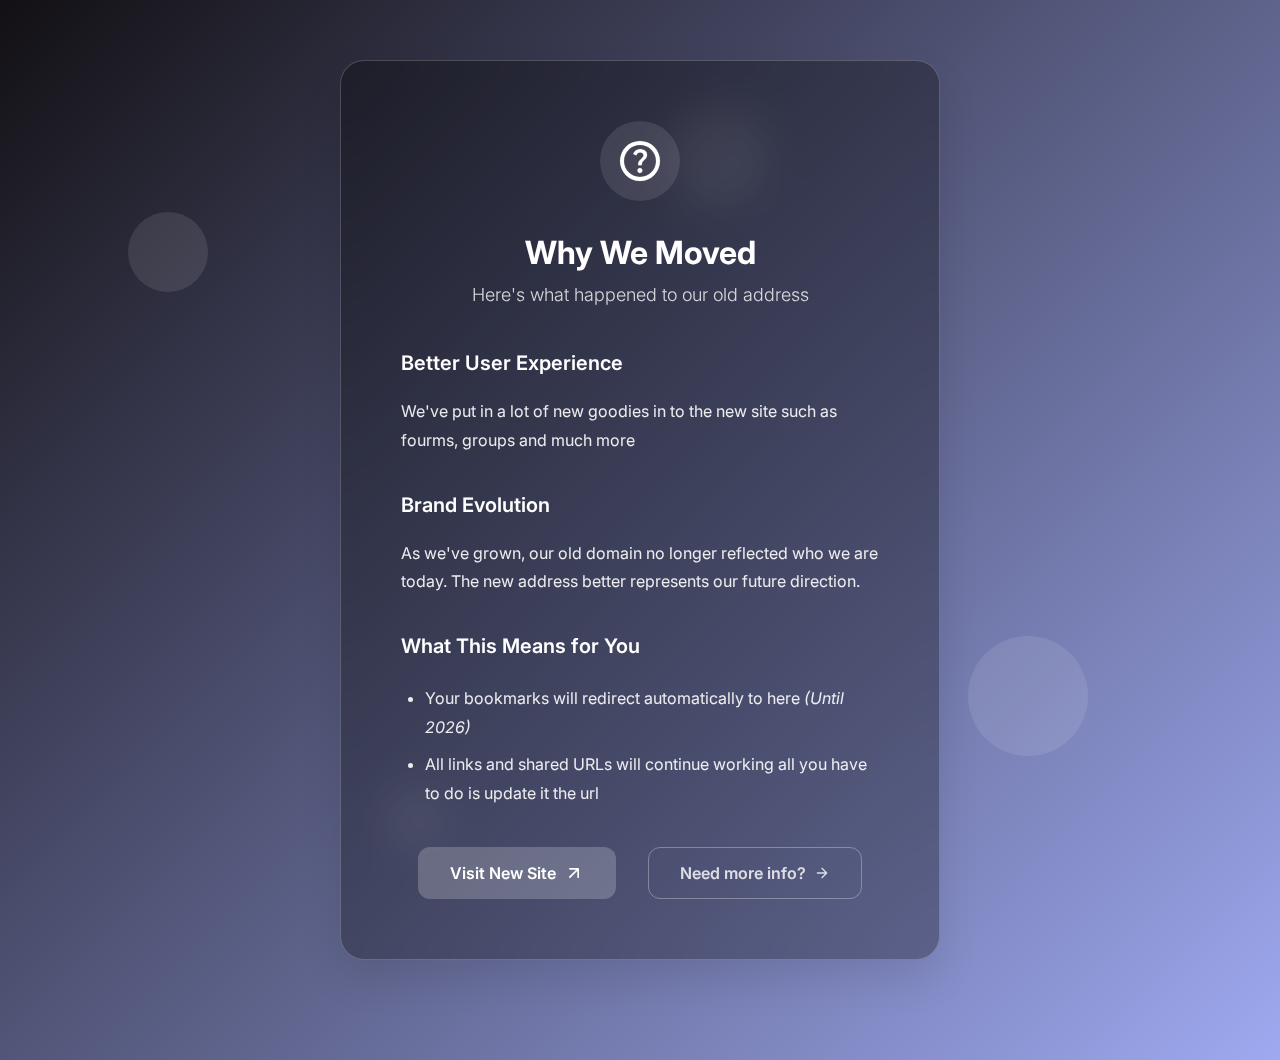
<file: learn-more.html>
<!DOCTYPE html>
<html lang="en">
<head>
    <meta charset="UTF-8">
    <meta name="viewport" content="width=device-width, initial-scale=1.0">
    <title>Why We Moved - Learn More</title>
    <link rel="stylesheet" href="styles.css">
    <link href="https://fonts.googleapis.com/css2?family=Inter:wght@300;400;600;700&display=swap" rel="stylesheet">
</head>
<body>

    <div class="bg-animation">
        <div class="floating-shape shape-1"></div>
        <div class="floating-shape shape-2"></div>
        <div class="floating-shape shape-3"></div>
        <div class="floating-shape shape-4"></div>
        </div>

    <div class="container">
        <div class="redirect-card learn-more-card">
            <div class="icon-wrapper">
                <div class="icon-circle">
                    <svg width="48" height="48" viewBox="0 -960 960 960" fill="#fff">
                        <path d="M478-240q21 0 35.5-14.5T528-290q0-21-14.5-35.5T478-340q-21 0-35.5 14.5T428-290q0 21 14.5 35.5T478-240Zm-36-154h74q0-33 7.5-52t42.5-52q26-26 41-49.5t15-56.5q0-56-41-86t-97-30q-57 0-92.5 30T342-618l66 26q5-18 22.5-39t53.5-21q32 0 48 17.5t16 38.5q0 20-12 37.5T506-526q-44 39-54 59t-10 73Zm38 314q-83 0-156-31.5T197-197q-54-54-85.5-127T80-480q0-83 31.5-156T197-763q54-54 127-85.5T480-880q83 0 156 31.5T763-763q54 54 85.5 127T880-480q0 83-31.5 156T763-197q-54 54-127 85.5T480-80Zm0-80q134 0 227-93t93-227q0-134-93-227t-227-93q-134 0-227 93t-93 227q0 134 93 227t227 93Zm0-320Z"
                            stroke="currentColor" stroke-width="2" stroke-linecap="round" stroke-linejoin="round"/>
                    </svg>
                </div>
            </div>
            
            <h1 class="title">Why We Moved</h1>
            <p class="subtitle">Here's what happened to our old address</p>
            
            <div class="explanation-section">
                
                <h3>Better User Experience</h3>
                <p>We've put in a lot of new goodies in to the new site such as fourms, groups and much more</p>
                
                <h3>Brand Evolution</h3>
                <p>As we've grown, our old domain no longer reflected who we are today. The new address better represents our future direction.</p>
                
                <h3>What This Means for You</h3>
                <ul>
                    <li>Your bookmarks will redirect automatically to here <i>(Until 2026)</i></li>
                    <li>All links and shared URLs will continue working all you have to do is update it the url</li>
                </ul>
            </div>
            
            <div class="action-buttons">
                <a href="https://starlightcommunity.network" class="manual-link">
                    <span>Visit New Site</span>
                    <svg width="20" height="20" viewBox="0 0 24 24" fill="none">
                        <path d="M7 17L17 7M17 7H7M17 7V17" stroke="currentColor" stroke-width="2" stroke-linecap="round" stroke-linejoin="round"/>
                    </svg>
                </a>
                
                <a href="https://docs.starlightcommunity.network/Hub/domain/" class="learn-more-btn">
                    <span>Need more info?</span>
                    <svg width="16" height="16" viewBox="0 0 24 24" fill="none">
                        <path d="M5 12H19M12 5L19 12L12 19" stroke="currentColor" stroke-width="2" stroke-linecap="round" stroke-linejoin="round"/>
                    </svg>
                </a>
            </div>
        </div>
    </div>
</body>
</html>
</file>
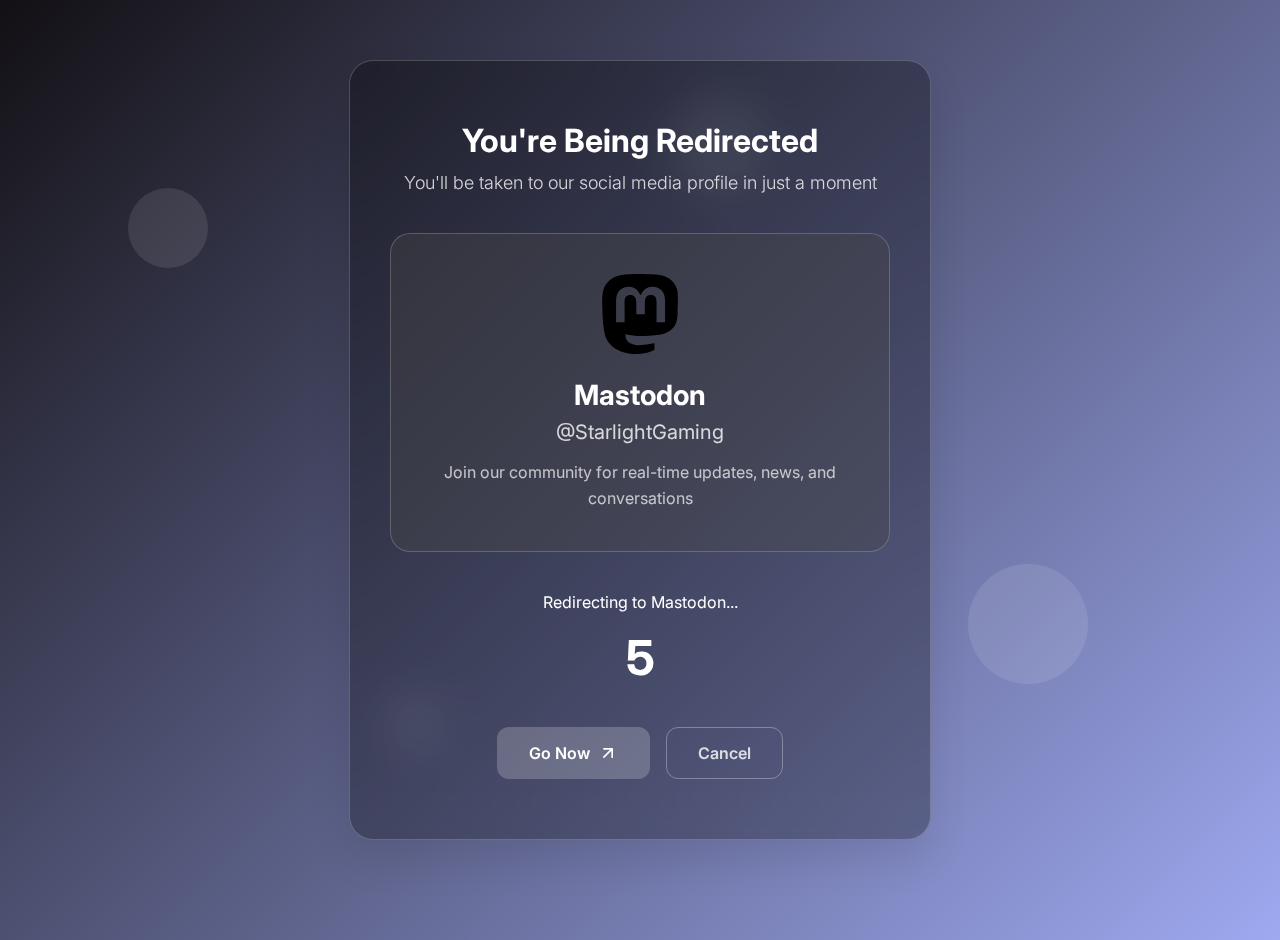
<file: social.html>
<!DOCTYPE html>
<html lang="en">
<head>
    <meta charset="UTF-8">
    <meta name="viewport" content="width=device-width, initial-scale=1.0">
    <title>Redirecting to Social Media</title>
    <link rel="stylesheet" href="styles.css">
    <link href="https://fonts.googleapis.com/css2?family=Inter:wght@300;400;600;700&display=swap" rel="stylesheet">
    <style>
        .redirect-countdown {
            display: flex;
            align-items: baseline;
            justify-content: center;
            gap: 8px;
            margin: 32px 0;
        }

        .countdown-number {
            font-size: 48px;
            font-weight: 700;
            color: rgba(255, 255, 255, 1.0);
        }

        .redirect-text {
            font-size: 16px;
            color: rgba(255, 255, 255, 1.0);
        }
    </style>
</head>
<body>

        <div class="bg-animation">
            <div class="floating-shape shape-1"></div>
            <div class="floating-shape shape-2"></div>
            <div class="floating-shape shape-3"></div>
            <div class="floating-shape shape-4"></div>
        </div>
    </div>

    <div class="container">
        <div class="redirect-card social-redirect-card">
            <div class="redirect-info">
                <h1 class="title">You're Being Redirected</h1>
                <p class="subtitle">You'll be taken to our social media profile in just a moment</p>
                
                <div class="redirect-target">
                    <div class="platform-preview">
                        <div class="platform-icon twitter">
                            <svg width="64" height="64" viewBox="0 0 24 24" fill="currentColor">
                                <path d="M23 3a10.9 10.9 0 01-3.14 1.53 4.48 4.48 0 00-7.86 3v1A10.66 10.66 0 013 4s-4 9 5 13a11.64 11.64 0 01-7 2c9 5 20 0 20-11.5a4.5 4.5 0 00-.08-.83A7.72 7.72 0 0023 3z"/>
                            </svg>
                        </div>
                        <div class="platform-details">
                            <h2>Mastodon</h2>
                            <p class="handle">@StarlightGaming</p>
                            <p class="description">Join our community for real-time updates, news, and conversations</p>
                        </div>
                    </div>
                    
                    <div class="redirect-countdown">
                        <div style="display: flex; flex-direction: column; align-items: center;">
                            <p class="redirect-text">Redirecting to Twitter/X...</p>
                            <div class="countdown-number" id="countdown">5</div>
                        </div>
                    </div>
                </div>
                
                <div class="redirect-actions">
                    <a href="https://twitter.com/newsite" class="manual-link" id="goNowBtn">
                        <span>Go Now</span>
                        <svg width="20" height="20" viewBox="0 0 24 24" fill="none">
                            <path d="M7 17L17 7M17 7H7M17 7V17" stroke="currentColor" stroke-width="2" stroke-linecap="round" stroke-linejoin="round"/>
                        </svg>
                    </a>
                    
                    <a href="index.html" class="learn-more-btn">
                        <span>Cancel</span>
                    </a>
                </div>
            </div>
        </div>

    <script src="social-redirect.js"></script>
    <script>
        // background image
        function setBackgroundImage() {
            const bgImage = urlParams.get('bg');
            if (bgImage) {
                document.body.style.background = `linear-gradient(rgba(0, 0, 0, 0.4), rgba(0, 0, 0, 0.6)), url(${decodeURIComponent(bgImage)})`;
                document.body.style.backgroundSize = 'cover';
                document.body.style.backgroundPosition = 'center';
                document.body.style.backgroundAttachment = 'fixed';
            }
            
            // gradient override
            const gradient = urlParams.get('gradient');
            if (gradient) {
                document.body.style.background = gradient;
            }
        }

        // Update page content
        document.addEventListener('DOMContentLoaded', () => {
            setBackgroundImage();            
        });
    </script>
</body>
</html>
</file>
<file: styles.css>
* {
    margin: 0;
    padding: 0;
    box-sizing: border-box;
}

body {
    font-family: 'Inter', -apple-system, BlinkMacSystemFont, sans-serif;
    background: linear-gradient(135deg, #121014 0%, #9ea9f0 100%);
    min-height: 100vh;
    display: flex;
    align-items: center;
    justify-content: center;
    overflow: auto;
    position: relative;
    padding: 40px 20px;
}

body.bg-image {
    background-attachment: fixed;
    background-size: cover;
    background-position: center;
}

.container {
    position: relative;
    z-index: 10;
    padding: 20px;
    margin-bottom: 40px;
}

.redirect-card {
    background: rgba(255, 255, 255, 0.1);
    backdrop-filter: blur(20px);
    -webkit-backdrop-filter: blur(20px);
    border: 1px solid rgba(255, 255, 255, 0.2);
    border-radius: 24px;
    padding: 60px 80px;
    text-align: center;
    max-width: 600px;
    box-shadow: 0 20px 40px rgba(0, 0, 0, 0.1);
    animation: slideIn 0.6s ease-out;
}

@keyframes slideIn {
    from {
        opacity: 0;
        transform: translateY(30px);
    }
    to {
        opacity: 1;
        transform: translateY(0);
    }
}

.icon-wrapper {
    margin-bottom: 32px;
}

.icon-circle {
    width: 80px;
    height: 80px;
    background: rgba(255, 255, 255, 0.1);
    border-radius: 50%;
    display: flex;
    align-items: center;
    justify-content: center;
    margin: 0 auto;
    color: white;
    animation: pulse 2s infinite;
}

@keyframes pulse {
    0% {
        transform: scale(1);
        box-shadow: 0 0 0 0 rgba(255, 255, 255, 0.4);
    }
    70% {
        transform: scale(1.05);
        box-shadow: 0 0 0 20px rgba(255, 255, 255, 0);
    }
    100% {
        transform: scale(1);
        box-shadow: 0 0 0 0 rgba(255, 255, 255, 0);
    }
}

.title {
    font-size: 32px;
    font-weight: 700;
    color: white;
    margin-bottom: 12px;
}

.subtitle {
    font-size: 18px;
    color: rgba(255, 255, 255, 0.8);
    margin-bottom: 40px;
    font-weight: 300;
}

.url-display {
    background: rgba(255, 255, 255, 0.1);
    border: 1px solid rgba(255, 255, 255, 0.2);
    border-radius: 12px;
    padding: 16px 20px;
    display: flex;
    align-items: center;
    justify-content: space-between;
    margin-bottom: 40px;
}

.new-url {
    font-family: 'Monaco', 'Courier New', monospace;
    font-size: 16px;
    color: white;
    font-weight: 500;
}

.copy-btn {
    background: rgba(255, 255, 255, 0.1);
    border: none;
    color: white;
    padding: 8px 16px;
    border-radius: 8px;
    cursor: pointer;
    display: flex;
    align-items: center;
    gap: 6px;
    font-size: 14px;
    transition: all 0.3s ease;
}

.copy-btn:hover {
    background: rgba(255, 255, 255, 0.2);
    transform: translateY(-1px);
}

.countdown-wrapper {
    margin-bottom: 32px;
    opacity: 1.0;
    pointer-events: none;
}

.countdown-text {
    color: rgba(255, 255, 255, 1.0);
    font-size: 16px;
    margin-bottom: 16px;
}

.countdown {
    font-size: 48px;
    font-weight: 700;
    color: rgba(255, 255, 255, 1.0);
    animation: none;
}

.manual-link {
    display: inline-flex;
    align-items: center;
    gap: 8px;
    background: rgba(255, 255, 255, 0.2);
    color: white;
    text-decoration: none;
    padding: 16px 32px;
    border-radius: 12px;
    font-weight: 600;
    transition: all 0.3s ease;
    margin-right: 16px;
}

.learn-more-btn {
    display: inline-flex;
    align-items: center;
    gap: 8px;
    background: transparent;
    color: rgba(255, 255, 255, 0.8);
    border: 1px solid rgba(255, 255, 255, 0.3);
    text-decoration: none;
    padding: 15px 31px;
    border-radius: 12px;
    font-weight: 600;
    transition: all 0.3s ease;
}

.learn-more-btn:hover {
    background: rgba(255, 255, 255, 0.1);
    border-color: rgba(255, 255, 255, 0.5);
    transform: translateY(-2px);
    color: white;
}

.footer-section {
    margin-top: 48px;
    text-align: center;
    animation: fadeInUp 0.8s ease-out 0.6s both;
}

@keyframes fadeInUp {
    from {
        opacity: 0;
        transform: translateY(20px);
    }
    to {
        opacity: 1;
        transform: translateY(0);
    }
}

.contact-info {
    margin-bottom: 32px;
    background: rgba(255, 255, 255, 0.05);
    border: 1px solid rgba(255, 255, 255, 0.1);
    border-radius: 16px;
    padding: 24px;
    backdrop-filter: blur(10px);
}

.contact-label {
    color: rgba(255, 255, 255, 0.9);
    font-size: 16px;
    margin-bottom: 12px;
    font-weight: 500;
}

.contact-link {
    display: inline-flex;
    align-items: center;
    gap: 12px;
    color: #fff;
    text-decoration: none;
    font-size: 18px;
    font-weight: 600;
    padding: 12px 24px;
    border-radius: 12px;
    background: linear-gradient(135deg, rgba(255, 255, 255, 0.1), rgba(255, 255, 255, 0.05));
    border: 1px solid rgba(255, 255, 255, 0.2);
    transition: all 0.3s ease;
    position: relative;
    overflow: hidden;
}

.contact-link:hover {
    background: linear-gradient(135deg, rgba(255, 255, 255, 0.2), rgba(255, 255, 255, 0.1));
    transform: translateY(-2px);
    box-shadow: 0 8px 25px rgba(0, 0, 0, 0.15);
}

.contact-link svg {
    transition: transform 0.3s ease;
}

.contact-link:hover svg {
    transform: rotate(-10deg) scale(1.1);
}

.social-links {
    display: flex;
    justify-content: center;
    gap: 20px;
    flex-wrap: wrap;
}

.social-link {
    display: flex;
    align-items: center;
    justify-content: center;
    width: 56px;
    height: 56px;
    background: linear-gradient(135deg, rgba(255, 255, 255, 0.1), rgba(255, 255, 255, 0.05));
    border: 1px solid rgba(255, 255, 255, 0.2);
    border-radius: 16px;
    color: white;
    text-decoration: none;
    transition: all 0.3s ease;
    position: relative;
    overflow: hidden;
}

.social-link::before {
    content: '';
    position: absolute;
    top: 0;
    left: 0;
    width: 100%;
    height: 100%;
    background: linear-gradient(135deg, transparent, rgba(255, 255, 255, 0.1));
    opacity: 0;
    transition: opacity 0.3s ease;
}

.social-link:hover::before {
    opacity: 1;
}

.social-link:hover {
    background: linear-gradient(135deg, rgba(255, 255, 255, 0.2), rgba(255, 255, 255, 0.1));
    transform: translateY(-4px) scale(1.05);
    box-shadow: 0 10px 30px rgba(0, 0, 0, 0.2);
}

.social-link svg {
    transition: transform 0.3s ease;
}

.social-link:hover svg {
    transform: scale(1.2);
}

/* Individual social media color accents on hover */
.social-link:hover[aria-label="Twitter"] {
    background: linear-gradient(135deg, #1DA1F2, #0d8bd9);
}

.social-link:hover[aria-label="Instagram"] {
    background: linear-gradient(135deg, #E4405F, #C13584, #833AB4);
}

.social-link:hover[aria-label="LinkedIn"] {
    background: linear-gradient(135deg, #0077B5, #005885);
}

.social-link:hover[aria-label="GitHub"] {
    background: linear-gradient(135deg, #333, #24292E);
}

/* Background animation */
.bg-animation {
    position: absolute;
    top: 0;
    left: 0;
    width: 100%;
    height: 100%;
    z-index: 1;
}

.floating-shape {
    position: absolute;
    background: rgba(255, 255, 255, 0.1);
    border-radius: 50%;
    animation: float 20s infinite linear;
}

.shape-1 {
    width: 80px;
    height: 80px;
    top: 20%;
    left: 10%;
    animation-delay: 0s;
}

.shape-2 {
    width: 120px;
    height: 120px;
    top: 60%;
    right: 15%;
    animation-delay: 5s;
}

.shape-3 {
    width: 60px;
    height: 60px;
    bottom: 20%;
    left: 30%;
    animation-delay: 10s;
}

.shape-4 {
    width: 100px;
    height: 100px;
    top: 10%;
    right: 40%;
    animation-delay: 15s;
}

@keyframes float {
    0% {
        transform: translate(0, 0) rotate(0deg);
    }
    25% {
        transform: translate(100px, -100px) rotate(90deg);
    }
    50% {
        transform: translate(-100px, 100px) rotate(180deg);
    }
    75% {
        transform: translate(50px, -50px) rotate(270deg);
    }
    100% {
        transform: translate(0, 0) rotate(360deg);
    }
}

.explanation-section {
    text-align: left;
    margin: 40px 0;
    color: rgba(255, 255, 255, 0.9);
    line-height: 1.8;
}

.explanation-section h3 {
    font-size: 20px;
    font-weight: 600;
    margin: 32px 0 16px;
    color: white;
}

.explanation-section p {
    margin-bottom: 16px;
    font-size: 16px;
}

.explanation-section ul {
    margin: 20px 0;
    padding-left: 24px;
}

.explanation-section li {
    margin-bottom: 8px;
    font-size: 16px;
}

.learn-more-card {
    max-width: 600px;
    padding: 60px 60px;
}

.action-buttons {
    display: flex;
    gap: 16px;
    justify-content: center;
    margin-top: 40px;
    flex-wrap: wrap;
}

/* Social Redirect Specific Styles */
.social-redirect-card {
    max-width: 800px;
    padding: 60px 40px;
}

.social-icon {
    background: linear-gradient(135deg, #667eea, #764ba2);
}

.social-grid {
    display: grid;
    grid-template-columns: repeat(auto-fit, minmax(200px, 1fr));
    gap: 24px;
    margin: 48px 0;
}

.social-card {
    background: rgba(255, 255, 255, 0.1);
    backdrop-filter: blur(10px);
    border: 1px solid rgba(255, 255, 255, 0.2);
    border-radius: 20px;
    padding: 32px 24px;
    text-align: center;
    color: white;
    text-decoration: none;
    transition: all 0.3s ease;
    position: relative;
    overflow: hidden;
}

.social-card::before {
    content: '';
    position: absolute;
    top: 0;
    left: 0;
    width: 100%;
    height: 100%;
    background: linear-gradient(135deg, transparent, rgba(255, 255, 255, 0.1));
    opacity: 0;
    transition: opacity 0.3s ease;
}

.social-card:hover::before {
    opacity: 1;
}

.social-icon-wrapper {
    width: 64px;
    height: 64px;
    background: rgba(255, 255, 255, 0.1);
    border-radius: 16px;
    display: flex;
    align-items: center;
    justify-content: center;
    margin: 0 auto 20px;
    color: white;
    transition: transform 0.3s ease;
}

.social-card:hover .social-icon-wrapper {
    transform: scale(1.1);
}

.social-card h3 {
    font-size: 20px;
    font-weight: 600;
    margin-bottom: 8px;
    color: white;
}

.social-card p {
    font-size: 14px;
    color: rgba(255, 255, 255, 0.7);
    margin-bottom: 16px;
}

.follow-btn {
    display: inline-block;
    background: rgba(255, 255, 255, 0.2);
    color: white;
    padding: 8px 24px;
    border-radius: 20px;
    font-size: 14px;
    font-weight: 500;
    transition: all 0.3s ease;
}

.social-card:hover .follow-btn {
    background: rgba(255, 255, 255, 0.3);
    transform: translateY(-1px);
}

.newsletter-section {
    margin: 48px 0;
    padding: 32px;
    background: rgba(255, 255, 255, 0.05);
    border: 1px solid rgba(255, 255, 255, 0.1);
    border-radius: 20px;
}

.newsletter-section h3 {
    font-size: 24px;
    font-weight: 600;
    color: white;
    margin-bottom: 8px;
}

.newsletter-section p {
    color: rgba(255, 255, 255, 0.8);
    margin-bottom: 24px;
}

.newsletter-form {
    display: flex;
    gap: 12px;
    max-width: 400px;
    margin: 0 auto;
}

.newsletter-form input {
    flex: 1;
    background: rgba(255, 255, 255, 0.1);
    border: 1px solid rgba(255, 255, 255, 0.2);
    border-radius: 12px;
    padding: 12px 16px;
    color: white;
    font-size: 16px;
}

.newsletter-form input::placeholder {
    color: rgba(255, 255, 255, 0.6);
}

.newsletter-form input:focus {
    outline: none;
    border-color: rgba(255, 255, 255, 0.4);
}

.newsletter-form button {
    background: rgba(255, 255, 255, 0.2);
    border: 1px solid rgba(255, 255, 255, 0.3);
    color: white;
    padding: 12px 24px;
    border-radius: 12px;
    cursor: pointer;
    font-weight: 500;
    transition: all 0.3s ease;
}

.newsletter-form button:hover {
    background: rgba(255, 255, 255, 0.3);
    transform: translateY(-1px);
}

/* Add these new styles for the social redirect page */

.redirect-info {
    max-width: 500px;
    margin: 0 auto;
}

.platform-preview {
    background: rgba(255, 255, 255, 0.1);
    backdrop-filter: blur(10px);
    border: 1px solid rgba(255, 255, 255, 0.2);
    border-radius: 20px;
    padding: 40px;
    margin: 40px 0;
    text-align: center;
    display: flex;
    flex-direction: column;
    align-items: center;
    gap: 24px;
}

.platform-icon {
    width: 80px;
    height: 80px;
    border-radius: 50%;
    display: flex;
    align-items: center;
    justify-content: center;
    transition: transform 0.3s ease;
}

.platform-details h2 {
    font-size: 28px;
    font-weight: 700;
    color: white;
    margin-bottom: 8px;
}

.handle {
    font-size: 20px;
    color: rgba(255, 255, 255, 0.8);
    margin-bottom: 16px;
}

.description {
    font-size: 16px;
    color: rgba(255, 255, 255, 0.7);
    line-height: 1.6;
}

.redirect-countdown {
    display: flex;
    justify-content: center;
    margin: 32px 0;
}

.redirect-countdown > div {
    display: flex;
    flex-direction: column;
    align-items: center;
    gap: 8px;
}

.countdown-number {
    font-size: 48px;
    font-weight: 700;
    color: rgba(255, 255, 255, 0.5);
    text-align: center;
}

.redirect-text {
    font-size: 16px;
    color: rgba(255, 255, 255, 0.8);
    text-align: center;
    margin-bottom: 8px;
}

.redirect-actions {
    display: flex;
    gap: 16px;
    justify-content: center;
    flex-wrap: wrap;
    margin-top: 40px;
}

.redirect-actions .manual-link {
    margin-right: 0;
}

@media (max-width: 600px) {
    body {
        padding: 20px;
    }
    
    .container {
        padding: 10px;
        margin-bottom: 20px;
    }
    
    .redirect-card {
        padding: 40px 30px;
        margin: 10px;
    }
    
    .title {
        font-size: 28px;
    }
    
    .new-url {
        font-size: 14px;
    }
    
    .contact-info {
        margin: 0 10px 32px;
    }
    
    .social-links {
        gap: 16px;
    }
    
    .social-link {
        width: 48px;
        height: 48px;
    }
    
    .manual-link {
        margin-right: 0;
        margin-bottom: 12px;
    }
    
    .learn-more-card {
        padding: 40px 30px;
    }
    
    .explanation-section {
        margin: 30px 0;
    }
    
    .action-buttons {
        flex-direction: column;
        align-items: center;
    }
    
    .action-buttons .manual-link,
    .action-buttons .learn-more-btn {
        width: 100%;
        justify-content: center;
    }
    
    .social-grid {
        grid-template-columns: 1fr;
        gap: 16px;
    }
    
    .social-redirect-card {
        padding: 40px 20px;
    }
    
    .newsletter-form {
        flex-direction: column;
    }
    
    .newsletter-form input,
    .newsletter-form button {
        width: 100%;
    }
    
    .platform-preview {
        padding: 30px 20px;
    }
    
    .platform-details h2 {
        font-size: 24px;
    }
    
    .handle {
        font-size: 18px;
    }
    
    .description {
        font-size: 14px;
    }
    
    .redirect-actions {
        flex-direction: column;
        align-items: center;
    }
}

/* Background image support */
body.bg-image {
    background-attachment: fixed;
    background-size: cover;
    background-position: center;
}

/* Ensure content is readable over background images */
.redirect-card,
.communities-card {
    background: rgba(0, 0, 0, 0.3);
    backdrop-filter: blur(20px);
    -webkit-backdrop-filter: blur(20px);
}

/* When using background images, make floating shapes more subtle */
body.bg-image .floating-shape {
    opacity: 0.3;
}

/* Ensure text remains readable */
body.bg-image .title,
body.bg-image .subtitle,
body.bg-image .platform-details h2,
body.bg-image .platform-details .handle,
body.bg-image .description {
    text-shadow: 0 2px 4px rgba(0, 0, 0, 0.8);
}
</file>
